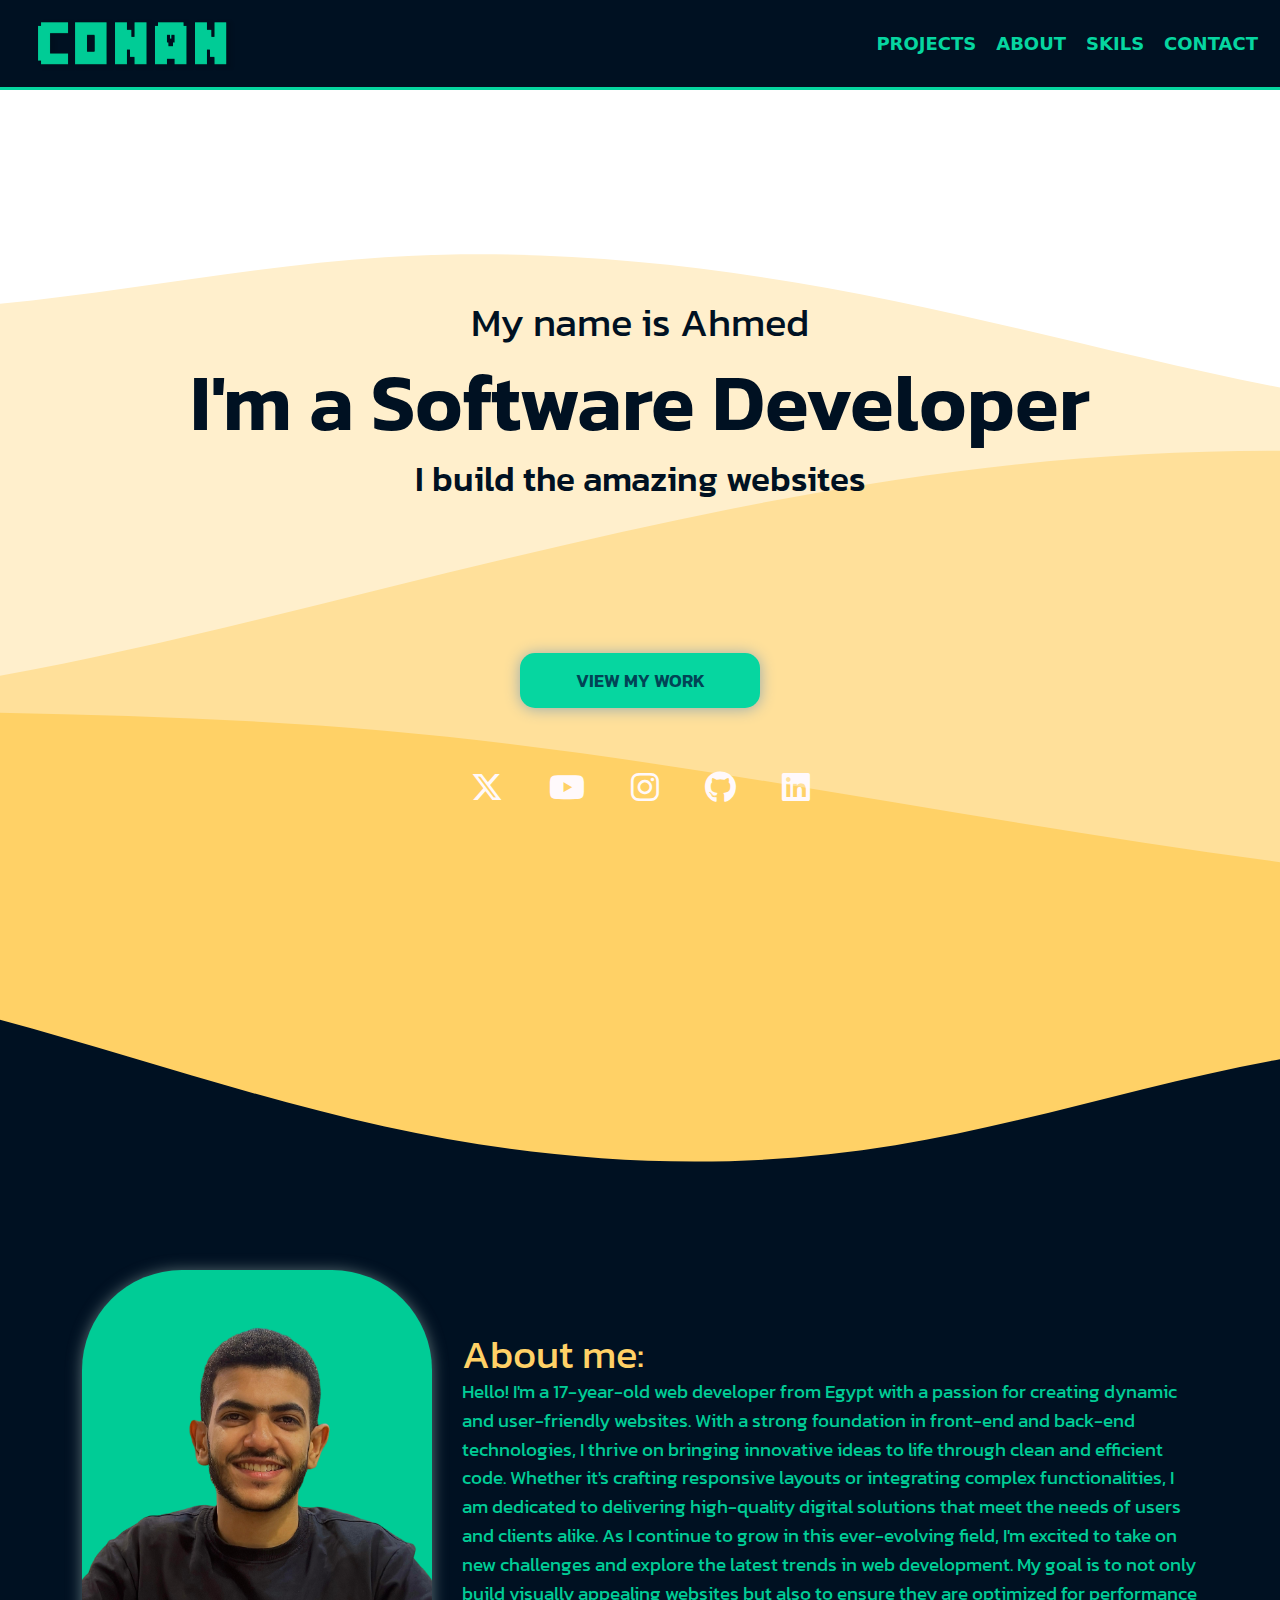
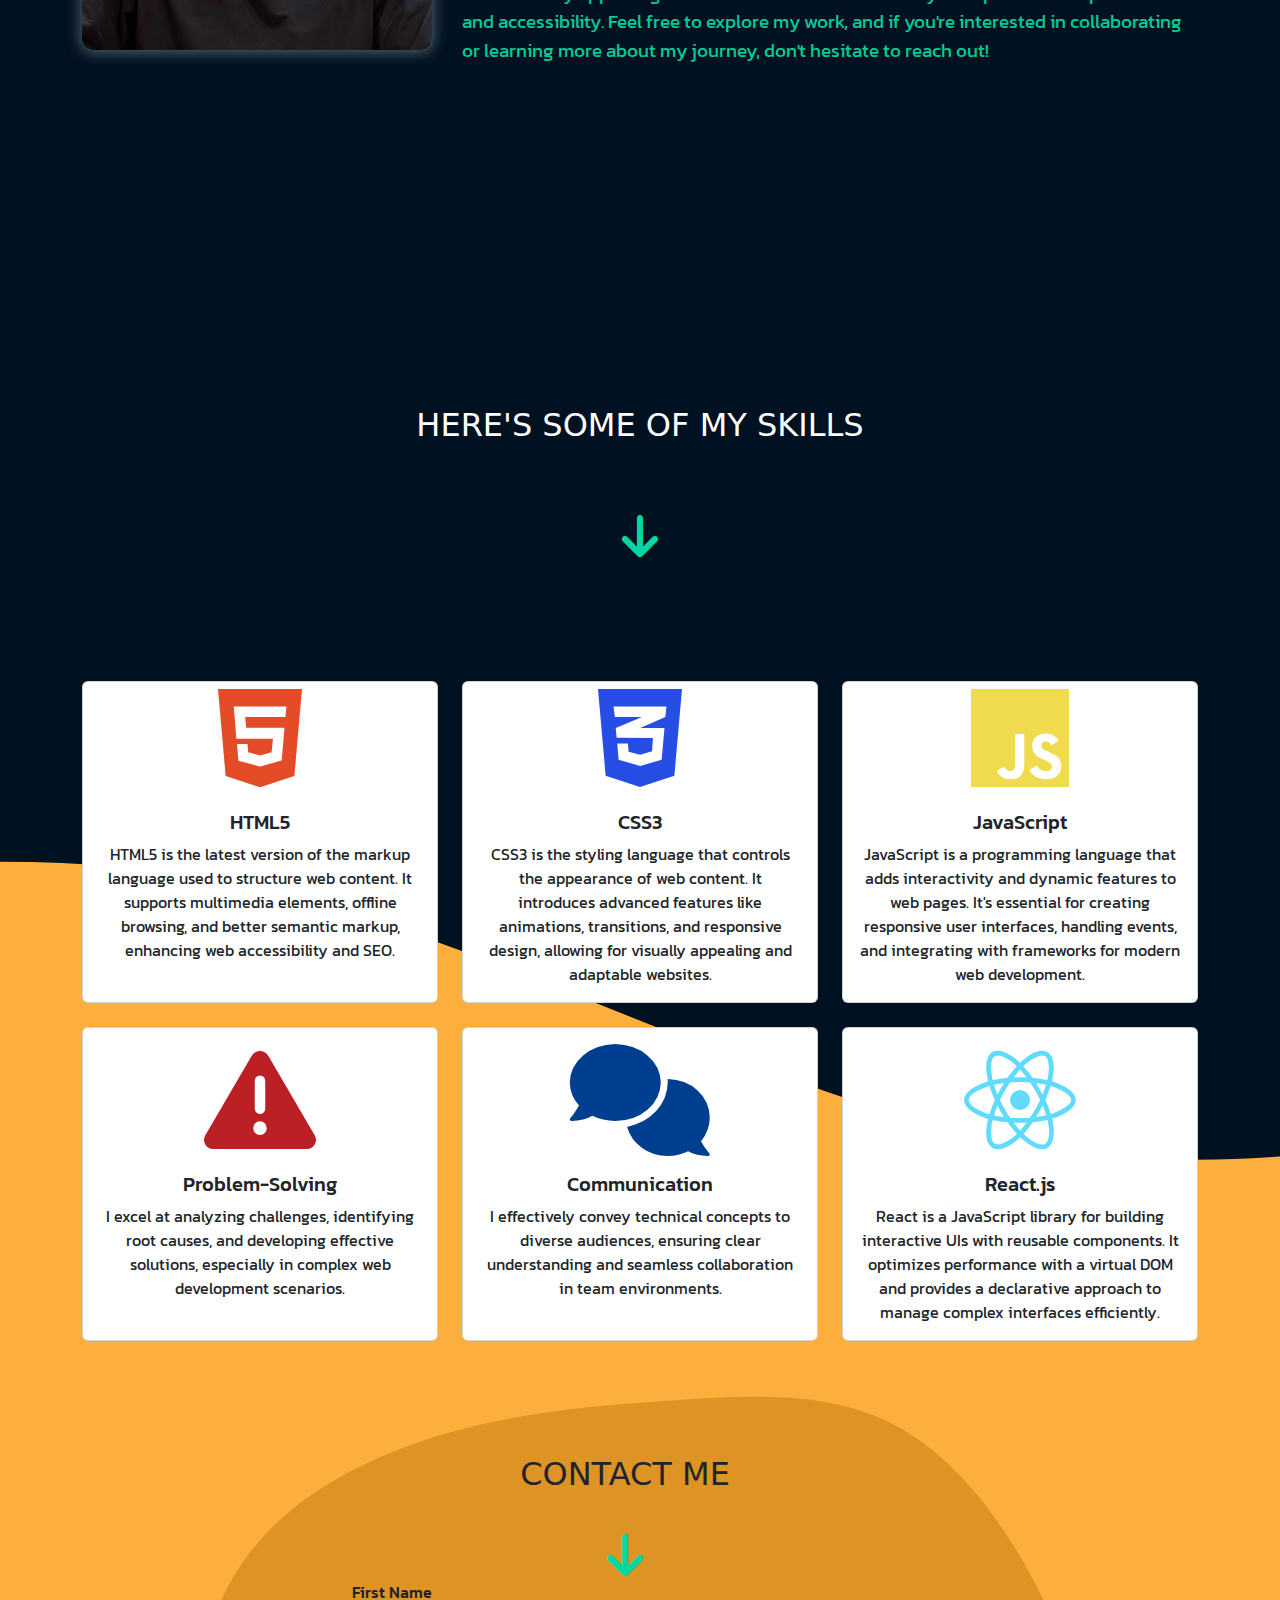
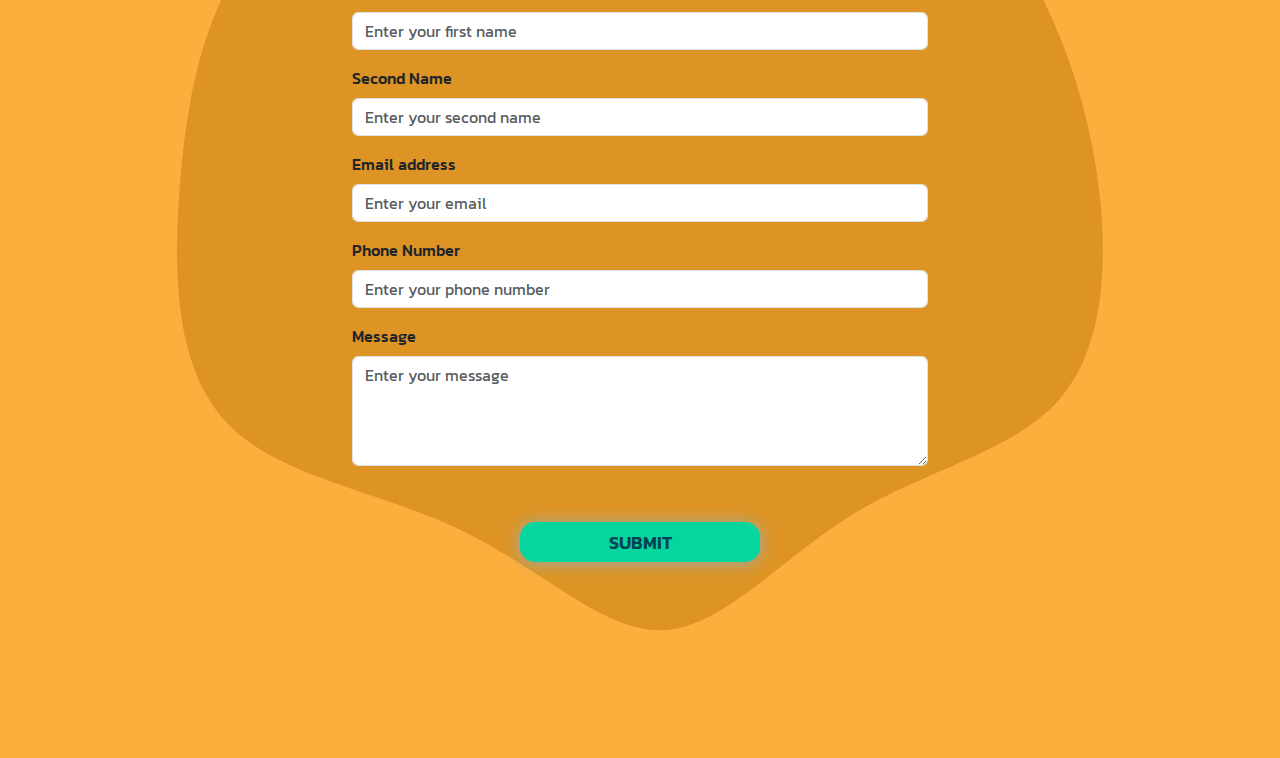
<file: index.html>
<!DOCTYPE html>
<html lang="en">

<head>
    <meta charset="UTF-8">
    <meta name="viewport" content="width=device-width, initial-scale=1.0">
    <title>CONFOLIO</title>
    <link rel="stylesheet" href="css/all.min.css">
    <link rel="stylesheet" href="css/bootstrap.min.css">
    <link rel="stylesheet" href="css/bootstrap.min.css.map">
    <link rel="stylesheet" href="style.css">
    <link rel="stylesheet" href="https://cdnjs.cloudflare.com/ajax/libs/font-awesome/6.0.0-beta3/css/all.min.css">
    <link rel="preconnect" href="https://fonts.googleapis.com">
    <link rel="preconnect" href="https://fonts.gstatic.com" crossorigin>
    <link
        href="https://fonts.googleapis.com/css2?family=Kanit:ital,wght@0,100;0,200;0,300;0,400;0,500;0,600;0,700;0,800;0,900;1,100;1,200;1,300;1,400;1,500;1,600;1,700;1,800;1,900&display=swap"
        rel="stylesheet">
</head>
<header>
    <nav class="navbar fixed-top navbar-expand-lg">
        <div class="container-fluid">
            <a class="navbar-brand" href="#"><img id="nav-image" src="media/Untitled image (2).png" alt=""></a>
            <button class="navbar-toggler" type="button" data-bs-toggle="collapse"
                data-bs-target="#navbarSupportedContent" aria-controls="navbarSupportedContent" aria-expanded="false"
                aria-label="Toggle navigation">
                <span class="navbar-toggler-icon"></span>
            </button>
            <div class="collapse navbar-collapse" id="navbarSupportedContent">
                <ul class="navbar-nav ms-auto">
                    <li class="nav-item">
                        <a class="nav-link active" aria-current="page" href="projects.html" target="_blank">projects</a>
                    </li>                    
                    <li class="nav-item">
                        <a class="nav-link active" aria-current="page" href="#s0">about</a>
                    </li> 
                    <li class="nav-item">
                        <a class="nav-link active" aria-current="page" href="#s1">skils</a>
                    </li>
                    <li class="nav-item">
                        <a class="nav-link active" aria-current="page" href="#s2">contact</a>
                    </li>
                </ul>
            </div>
        </div>
    </nav>
</header>

<body>
    <div class="container text-center my-5">
    </div>
    <div class="section1-background">
        <div class="section1 container-fluid text-center">
            <h3>My name is Ahmed</h3>
            <h1>I'm a Software Developer</h1>
            <h4>I build the amazing websites</h4>
            <a href="projects.html"><button class="view-my-work-button" id="hovered-button">View my work</button></a>
        </div>
        <div class="container">
            <div class="row justify-content-center my-5" id="s0">
                <div class="col-auto">
                    <ul id="icons-list" class="list-unstyled d-flex flex-wrap justify-content-center">
                        <li class="mx-2"><a href="https://x.com/detCONANaa12" target="_blank"><i
                                    class="fa-brands fa-x-twitter fa-2x" id="social-blue"></i></a></li>
                        <li class="mx-2"><a href="https://www.youtube.com/channel/UCX9CU1oKq50WX9KfIdrufgw"
                                target="_blank"><i class="fa-brands fa-youtube fa-2x" id="social-red"></i></a></li>
                        <li class="mx-2"><a href="https://www.instagram.com/conan_bek12/" target="_blank"><i
                                    class="fa-brands fa-instagram fa-2x" id="social-purple"></i></a></li>
                        <li class="mx-2"><a href="https://github.com/0CONAN0" target="_blank"><i
                                    class="fa-brands fa-github fa-2x" id="social-gray"></i></a></li>
                        <li class="mx-2"><a href="https://www.linkedin.com/in/ahmed-abd-elhameed-232504250/"
                                target="_blank"><i class="fa-brands fa-linkedin fa-2x" id="social-gray"></i></a></li>
                    </ul>
                </div>
            </div>
        </div>
        <div class="container">
            <div class="about-section row">
                <div class="col-md-4 col-sm-12 text-center">
                    <div class="image-portfolio">
                        <img src="media/edited-image.png" alt="Portfolio owner image" id="owner-image" class="img-fluid">
                    </div>
                </div>
                <div class="col-md-8 col-sm-12" >
                    <h3 id="about-title">About me:</h3>
                    <p id="about-text">
                        Hello! I'm a 17-year-old web developer from Egypt with a passion for creating dynamic and user-friendly
                        websites. With a strong foundation in front-end and back-end technologies, I thrive on bringing
                        innovative ideas to life through clean and efficient code. Whether it's crafting responsive layouts or
                        integrating complex functionalities, I am dedicated to delivering high-quality digital solutions that
                        meet the needs of users and clients alike.
                        As I continue to grow in this ever-evolving field, I'm excited to take on new challenges and explore the
                        latest trends in web development. My goal is to not only build visually appealing websites but also to
                        ensure they are optimized for performance and accessibility.
                        Feel free to explore my work, and if you're interested in collaborating or learning more about my
                        journey, don't hesitate to reach out!
                    </p>
                </div>
            </div>
        </div>
        
    </div>
    <div class="section2-background" id="s1">   
        <div class="cards-title" id="skills-title-h1" >
        <h2>Here's some of my Skills</h2>
        <i class="fa-solid fa-arrow-down fa-3x" style="color: #06d6a0; margin-top: 60px;"></i>
    </div>
    <div class="container">
        <div class="row justify-content-center" id="cards-section">
            <div class="col-lg-4 col-md-6 col-sm-12 mb-4">
                <div class="card h-100 text-center">
                    <i class="fa-brands fa-html5 fa-7x card-img-top" style="color: #e34c26;"></i>
                    <div class="card-body">
                        <h5 class="card-title">HTML5</h5>
                        <p class="card-text">
                            HTML5 is the latest version of the markup language used to structure web content. It supports multimedia elements, offline browsing, and better semantic markup, enhancing web accessibility and SEO.
                        </p>
                    </div>
                </div>
            </div>
            <div class="col-lg-4 col-md-6 col-sm-12 mb-4">
                <div class="card h-100 text-center">
                    <i class="fa-brands fa-css3-alt fa-7x card-img-top" style="color: #264de4;"></i>
                    <div class="card-body">
                        <h5 class="card-title">CSS3</h5>
                        <p class="card-text">
                            CSS3 is the styling language that controls the appearance of web content. It introduces advanced features like animations, transitions, and responsive design, allowing for visually appealing and adaptable websites.
                        </p>
                    </div>
                </div>
            </div>
            <div class="col-lg-4 col-md-6 col-sm-12 mb-4">
                <div class="card h-100 text-center">
                    <i class="fa-brands fa-js fa-7x card-img-top" style="color: #f0db4f;"></i>
                    <div class="card-body">
                        <h5 class="card-title">JavaScript</h5>
                        <p class="card-text">
                            JavaScript is a programming language that adds interactivity and dynamic features to web pages. It's essential for creating responsive user interfaces, handling events, and integrating with frameworks for modern web development.
                        </p>
                    </div>
                </div>
            </div>
            <div class="col-lg-4 col-md-6 col-sm-12 mb-4">
                <div class="card h-100 text-center">
                    <i class="fa-solid fa-triangle-exclamation fa-7x card-img-top mt-3" style="color: #bb2124;"></i>
                    <div class="card-body">
                        <h5 class="card-title">Problem-Solving</h5>
                        <p class="card-text">
                            I excel at analyzing challenges, identifying root causes, and developing effective solutions, especially in complex web development scenarios.
                        </p>
                    </div>
                </div>
            </div>
            <div class="col-lg-4 col-md-6 col-sm-12 mb-4">
                <div class="card h-100 text-center">
                    <i class="fa-solid fa-comments fa-7x card-img-top mt-3" style="color: #003e8f;"></i>
                    <div class="card-body">
                        <h5 class="card-title">Communication</h5>
                        <p class="card-text">
                            I effectively convey technical concepts to diverse audiences, ensuring clear understanding and seamless collaboration in team environments.
                        </p>
                    </div>
                </div>
            </div>
            <div class="col-lg-4 col-md-6 col-sm-12 mb-4">
                <div class="card h-100 text-center">
                    <i class="fa-brands fa-react fa-7x card-img-top mt-3" style="color: #61dbfb;"></i>
                    <div class="card-body">
                        <h5 class="card-title">React.js</h5>
                        <p class="card-text">
                            React is a JavaScript library for building interactive UIs with reusable components. It optimizes performance with a virtual DOM and provides a declarative approach to manage complex interfaces efficiently.
                        </p>
                    </div>
                </div>
            </div>
        </div>
    </div>
    
    
        
    <div class="section3-background">
        <div class="container" style="max-width: 600px;">
            <div class="contact-title">
                <h2>Contact me</h2>
                <i class="fa-solid fa-arrow-down fa-3x" style="color: #06d6a0; margin-top: 30px;" id="s2"></i>
            </div>
            <form class="text-center">
                <div class="mb-3 text-start">
                    <label for="firstName" class="form-label">First Name</label>
                    <input type="text" class="form-control" id="firstName" placeholder="Enter your first name">
                </div>
                <div class="mb-3 text-start ">
                    <label for="secondName" class="form-label">Second Name</label>
                    <input type="text" class="form-control" id="secondName" placeholder="Enter your second name">
                </div>
                <div class="mb-3 text-start ">
                    <label for="email" class="form-label">Email address</label>
                    <input type="email" class="form-control" id="email" placeholder="Enter your email">
                </div>
                <div class="mb-3 text-start ">
                    <label for="phone" class="form-label">Phone Number</label>
                    <input type="tel" class="form-control" id="phone" placeholder="Enter your phone number">
                </div>
                <div class="mb-3 text-start ">
                    <label for="message" class="form-label">Message</label>
                    <textarea class="form-control" id="message" rows="4" style="max-height: 150px;"
                        placeholder="Enter your message"></textarea>
                        
                </div>
                <button type="submit" class="btn " id="submit-button">Submit</button>
            </form>
        </div>
    </div>
    <script src="https://cdn.jsdelivr.net/npm/bootstrap@5.3.0/dist/js/bootstrap.bundle.min.js"></script>
</body>

</html>
</file>
<file: style.css>
body{
    overflow-x: hidden;
}

.section1-background,
.section2-background,
.section3-background {
    width: 100vw;
    height: auto;
    padding-bottom: 30rem;
    background-repeat: no-repeat;
    background-size: cover;
    background-position: center;
}

/* Specific background images */
.section1-background {
    background-image: url('./layered-waves-haikei.svg');
}

.section2-background {
    padding-top: 16rem;
    padding-bottom: 6rem;
    background-image: url('./wave-haikei (1).svg');
}

.section3-background {
    padding-bottom: 100px;
    background-image: url('./blurry-gradient-haikei.svg');
}

nav {
    background-color: var(--maincolor);
    height: 90px;
    text-transform: uppercase;
    font-weight: 650;
    font-size: large;
    z-index: 99999;
    width: auto;
    border-bottom: #06d6a0 solid 3px;

}

#nav-image {
    width: 200px;
    height: 60px;
    margin-left: 10px;
}

.navbar .navbar-nav .nav-link {
    color: #06d6a0;
    padding: 10px;
}

.navbar .navbar-nav .nav-link:hover {
    color: #ffd166;
}

.section1 {
    display: flex;
    flex-direction: column;
    align-items: center;
}

:root {
    --maincolor: #001122
}

h3 {
    color: var(--maincolor);
    font-family: "Kanit";
    font-weight: 400;
    font-size: 40px;
    margin-top: 250px;
}

h1 {
    color: var(--maincolor);
    font-family: "Kanit";
    font-weight: 600;
    font-size: 80px;
}

h4 {
    color: var(--maincolor);
    font-family: "Kanit";
    font-weight: 500;
    font-size: 35px;

}

#hovered-button {
    background-color: #06d6a0;
    border-radius: 15px;
    box-shadow: 0px 1px 15px rgb(151, 172, 176);
    border: solid 0px;
    font-weight: 560;
    font-family: "Kanit";
    font-size: large;
    text-transform: uppercase;
    color: #014455;
    width: 240px;
    height: 55px;
    transition: all 0.5s ease;
    position: relative;
    margin-top: 130px;
}

#hovered-button:hover {
    background-color: #00cc96;
    transform: translateY(-10%) scale(1.09, 1.11);
}

a {
    text-decoration: none;
    color: #fff9fb;
    padding: 15px;
}

#social-blue:hover {
    color: hwb(0 0% 100%);
}

#social-red:hover {
    color: rgb(255, 37, 37);
}

#social-purple:hover {
    color: rgb(255, 0, 144);
}

#social-gray:hover {
    color: rgb(0, 28, 76);
}

#about-title {
    color: #ffd166;
    font-family: "Kanit";
    font-size: 40px;
    font-weight: 400;
    margin-top: 20px;
    position: relative;
    top: 440px;
}

#about-text {
    font-weight: 400;
    font-size: larger;
    font-family: "Kanit";
    color: #00cc96;
    max-width: 1100px;
    margin-top: 20px;
    position: relative;
    top: 420px;
}

.image-portfolio {
    background-color: #00cc96;
    border-radius: 100px 100px 10px 10px;
    width: fit-content;
    margin-bottom: 20px;
    box-shadow: 0px 1px 15px rgb(94, 115, 119);
    position: relative;
    top: 400px;
}

#owner-image {
    width: 100%;
    max-width: 350px;
    height: auto;
    border-radius: 100px 100px 10px 10px;
}

/* Responsive Adjustments */
@media (max-width: 991px) {
    .about-section {
        flex-direction: column;
        text-align: center;
    }

    #about-title,
    #about-text {
        text-align: center;
        margin-left: 0;
        margin-right: 0;
    }

    .image-portfolio {
        margin: 0 auto 20px auto;
    }
}

@media (max-width: 768px) {
    .section1-background {
        padding-bottom: 10rem;
    }

    .section2-background {
        padding-top: 10rem;
        padding-bottom: 3rem;
    }

    .section3-background {
        padding-bottom: 60px;
    }

    #about-text {
        font-size: medium;
    }
    #skills-title-h1{
        margin-top: 10rem;
    }
}

@media (max-width: 576px) {
    .section1-background {
        padding-bottom: 5rem;
    }

    .section2-background {
        padding-top: 5rem;
        padding-bottom: 2rem;
    }

    .section3-background {
        padding-bottom: 40px;
    }

    #about-text {
        font-size: smaller;
    }
    #skills-title-h1{
        margin-top: 18rem;
    }
}

.cards-title {
    width: 100vw;
    background-color: var(--maincolor);
    color: white;
    text-align: center;
    text-transform: uppercase;
}

#cards-section {
    padding-top: 120px;

    font-family: "Kanit";
}

#cards-row2 {
    margin-top: 50px;
}

.contact-title {
    padding-top: 90px;
    margin-left: -30px;
    text-align: center;
    text-transform: uppercase;
    overflow: hidden;
}

form{
    font-family: "Kanit";
}
form label{
    font-weight: 500;
}
#submit-button {
    background-color: #06d69e;
    border-radius: 15px;
    box-shadow: 0px 1px 15px rgb(151, 172, 176);
    border: solid 0px;
    font-weight: 560;
    font-family: "Kanit";
    font-size: large;
    text-transform: uppercase;
    color: #014455;
    width: 240px;
    height: 40px;
    position: relative;
    margin-top: 40px;
}

#submit-button:hover {
    background-color: #00b383;
}
</file>
